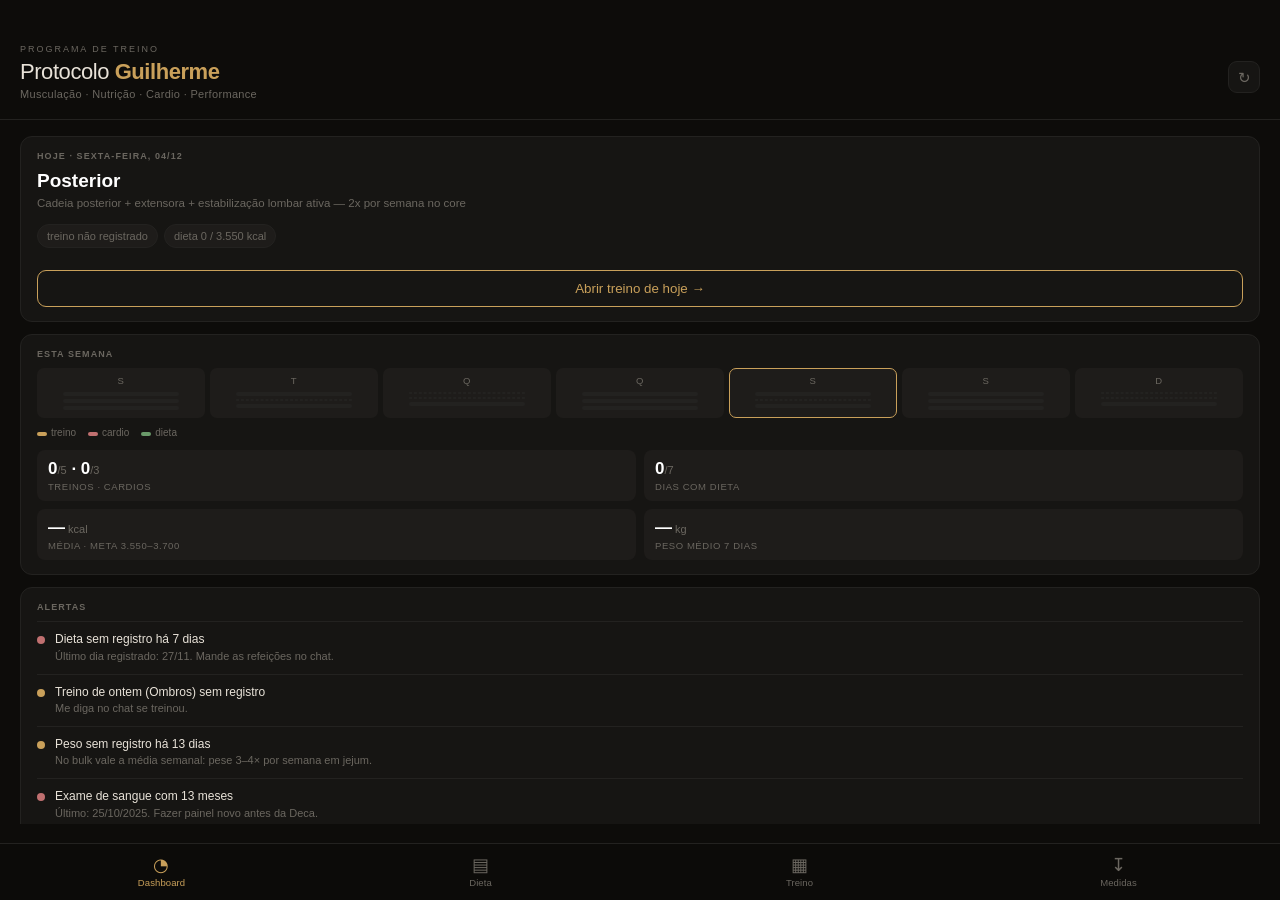
<file: index.html>
<!DOCTYPE html>
<html lang="pt-BR">
<head>
<meta charset="UTF-8">
<meta name="viewport" content="width=device-width, initial-scale=1.0, maximum-scale=1.0, user-scalable=no">
<meta name="apple-mobile-web-app-capable" content="yes">
<meta name="apple-mobile-web-app-status-bar-style" content="black">
<meta name="apple-mobile-web-app-title" content="Protocolo G">
<meta name="theme-color" content="#0d0c0a">
<link rel="apple-touch-icon" href="icon.png">
<title>Protocolo Guilherme</title>
<link rel="stylesheet" href="app/app.css?v=20261127d">
</head>
<body>
<script src="config.js?v=20261127d"></script>
<script src="app/app.js?v=20261127e"></script>
</body>
</html>
</file>
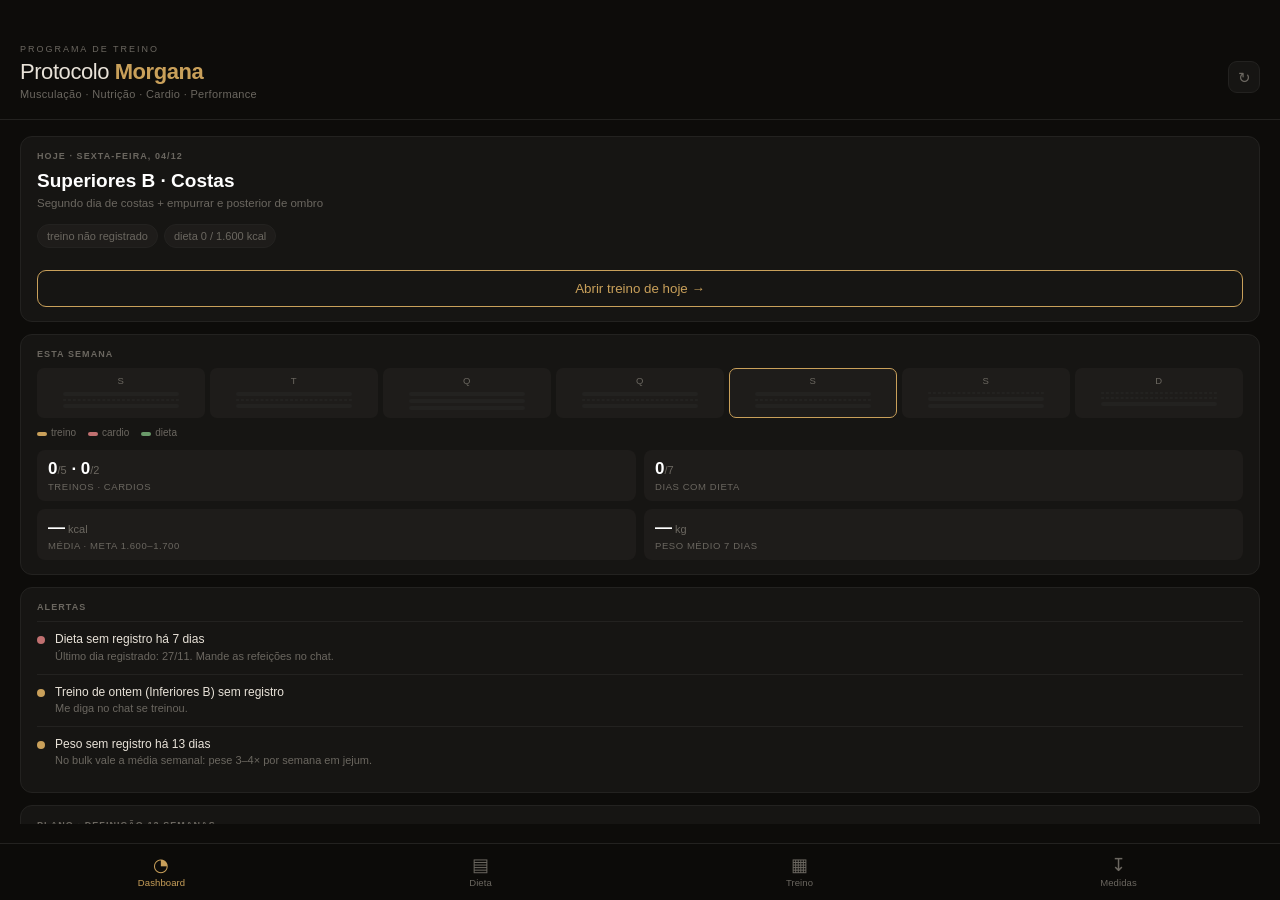
<file: morgana/index.html>
<!DOCTYPE html>
<html lang="pt-BR">
<head>
<meta charset="UTF-8">
<meta name="viewport" content="width=device-width, initial-scale=1.0, maximum-scale=1.0, user-scalable=no">
<meta name="apple-mobile-web-app-capable" content="yes">
<meta name="apple-mobile-web-app-status-bar-style" content="black">
<meta name="apple-mobile-web-app-title" content="Protocolo M">
<meta name="theme-color" content="#0d0c0a">
<link rel="apple-touch-icon" href="../icon.png">
<title>Protocolo Morgana</title>
<link rel="stylesheet" href="../app/app.css?v=20261127d">
</head>
<body>
<script src="config.js?v=20261127d-mg3"></script>
<script src="../app/app.js?v=20261127d"></script>
</body>
</html>
</file>
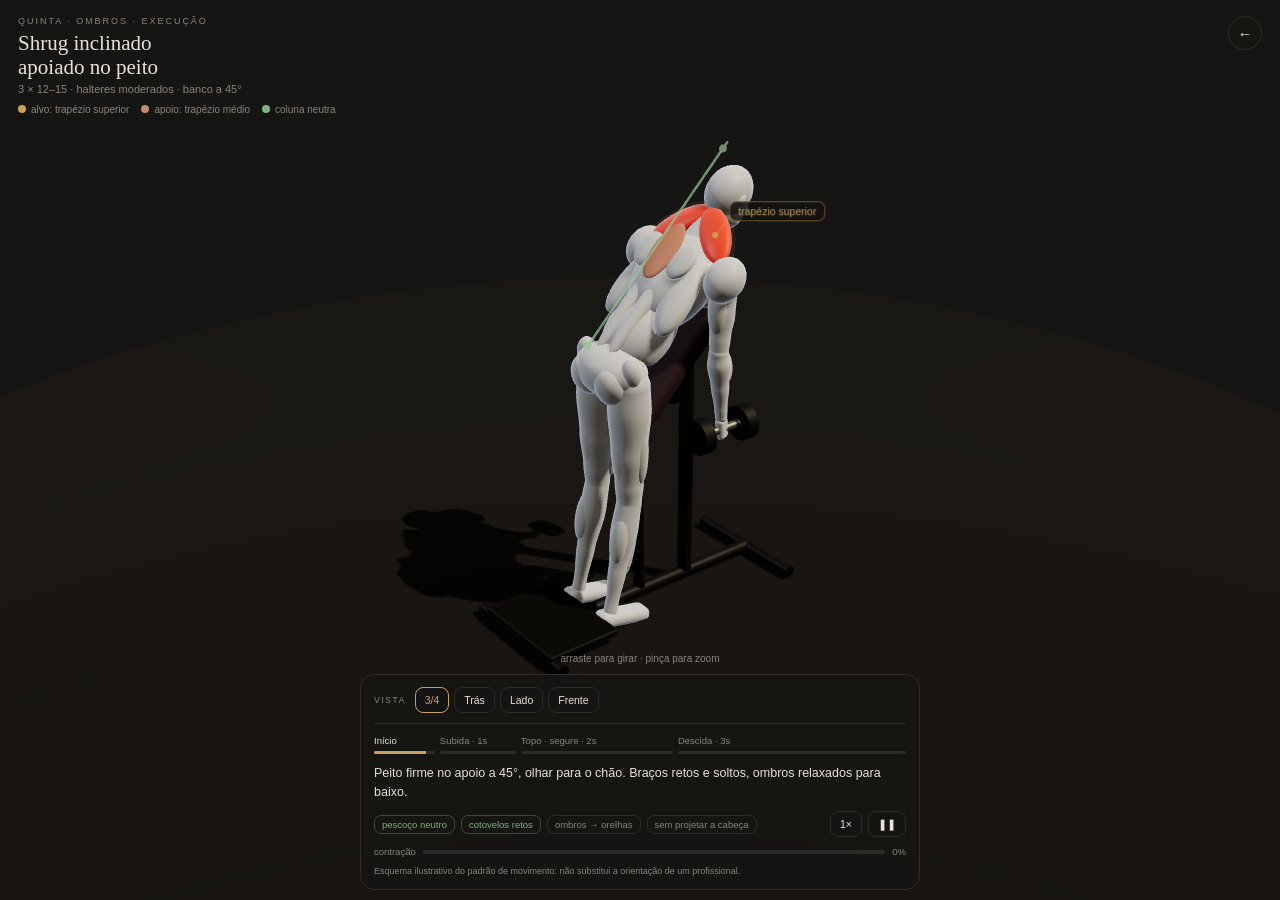
<file: demo3d.html>
<!DOCTYPE html>
<html lang="pt-BR">
<head>
<meta charset="utf-8">
<meta name="viewport" content="width=device-width,initial-scale=1,viewport-fit=cover,user-scalable=no">
<meta name="apple-mobile-web-app-capable" content="yes">
<meta name="theme-color" content="#141311">
<title>Execução 3D</title>
<style>
:root{--bg:#141311;--s1:rgba(22,21,19,.86);--br:#2e2c29;--tx:#e8e2d8;--mt:#8a847a;--ac:#c9a05a;--gn:#7fb27f;--rd:#c98080}
*{box-sizing:border-box;-webkit-tap-highlight-color:transparent}
html,body{margin:0;height:100%;background:var(--bg);color:var(--tx);font-family:-apple-system,BlinkMacSystemFont,'Segoe UI',sans-serif;overflow:hidden;overscroll-behavior:none}
#c{position:fixed;inset:0;width:100%;height:100%;display:block;touch-action:none}
.top{position:fixed;left:18px;right:18px;top:max(16px,env(safe-area-inset-top));pointer-events:none;display:flex;justify-content:space-between;gap:10px}
.eyebrow{font-size:9px;letter-spacing:.22em;text-transform:uppercase;color:var(--mt);margin:0 0 5px}
h1{font-family:Georgia,'Iowan Old Style',serif;font-weight:500;font-size:21px;line-height:1.15;margin:0}
.sub{font-size:11px;color:var(--mt);margin-top:4px}
.legend{font-size:10px;color:var(--mt);margin-top:9px;display:flex;gap:12px;flex-wrap:wrap}
.alt{display:none;gap:6px;margin-top:9px;pointer-events:auto}
.alt a{font-size:10.5px;color:var(--tx);text-decoration:none;border:1px solid var(--br);background:var(--s1);padding:4px 9px;border-radius:7px}
.alt a.on{border-color:var(--ac);color:var(--ac)}
.legend i{display:inline-block;width:8px;height:8px;border-radius:50%;margin-right:5px;vertical-align:0}
#back{pointer-events:auto;display:none;align-items:center;justify-content:center;width:34px;height:34px;border-radius:50%;border:1px solid var(--br);background:var(--s1);color:var(--tx);font-size:15px;flex:none}
.views{display:flex;gap:5px;align-items:center;margin:0 0 11px;padding-bottom:10px;border-bottom:1px solid var(--br)}
.vl{font-size:9px;letter-spacing:.14em;text-transform:uppercase;color:var(--mt);margin-right:4px}
.views button,.ctl button{font-family:inherit;background:var(--s1);border:1px solid var(--br);color:var(--tx);font-size:10.5px;padding:6px 9px;border-radius:8px;cursor:pointer;backdrop-filter:blur(6px);-webkit-backdrop-filter:blur(6px)}
.views button.on,.ctl button.on{border-color:var(--ac);color:var(--ac)}
#tag{position:fixed;left:0;top:0;pointer-events:none;transition:opacity .2s;will-change:transform}
#tag span{position:absolute;left:14px;top:-34px;white-space:nowrap;font-size:10.5px;color:var(--ac);background:rgba(20,19,17,.82);border:1px solid rgba(201,160,90,.45);padding:3px 8px;border-radius:7px}
#tag:before{content:"";position:absolute;left:0;top:-20px;width:14px;height:20px;border-left:1px solid rgba(201,160,90,.6);border-top:1px solid rgba(201,160,90,.6);transform:skewX(-35deg);transform-origin:bottom left}
#tag:after{content:"";position:absolute;left:-3px;top:-3px;width:6px;height:6px;border-radius:50%;background:var(--ac)}
.panel{position:fixed;left:10px;right:10px;bottom:max(10px,env(safe-area-inset-bottom));background:var(--s1);border:1px solid var(--br);border-radius:14px;padding:12px 13px 11px;backdrop-filter:blur(10px);-webkit-backdrop-filter:blur(10px);max-width:560px;margin:0 auto}
#phases{display:flex;gap:5px}
.ph{flex:1 1 0;min-width:0;background:none;border:none;padding:0;text-align:left;color:var(--mt);font-family:inherit;cursor:pointer}
.ph-n{display:block;font-size:9.5px;white-space:nowrap;overflow:hidden;text-overflow:ellipsis;margin-bottom:5px}
.ph.on .ph-n{color:var(--tx)}
.ph-bar{display:block;height:3px;background:#2e2c29;border-radius:2px;overflow:hidden}
.ph-bar i{display:block;height:100%;width:0;background:var(--ac)}
#cap{font-size:12.5px;line-height:1.5;margin:10px 0 9px;min-height:38px}
.row{display:flex;align-items:center;gap:8px}
.cues{display:flex;gap:6px;flex-wrap:wrap;flex:1}
.cue{font-size:9.5px;padding:3px 7px;border-radius:7px;border:1px solid var(--br);color:var(--mt);transition:all .25s}
.cue.ok{color:var(--gn);border-color:rgba(127,178,127,.35)}
.cue.hot{color:var(--ac);border-color:rgba(201,160,90,.6);background:rgba(201,160,90,.08)}
.cue.warn.hot{color:var(--rd);border-color:rgba(201,128,128,.6);background:rgba(201,128,128,.08)}
.meter{display:flex;align-items:center;gap:7px;font-size:9.5px;color:var(--mt);margin-top:9px}
.meter .mb{flex:1;height:4px;background:#2e2c29;border-radius:2px;overflow:hidden}
.meter .mb b{display:block;height:100%;width:0;background:linear-gradient(90deg,#8a6c3a,var(--ac))}
.ctl{display:flex;gap:6px}
#play{min-width:38px}
.ft{font-size:9px;color:var(--mt);margin-top:8px;line-height:1.4}
.hint{position:fixed;left:0;right:0;text-align:center;font-size:10px;color:var(--mt);bottom:250px;pointer-events:none;transition:opacity .4s}
</style>
</head>
<body>
<canvas id="c"></canvas>
<div class="top">
  <div>
    <p class="eyebrow" id="eyebrow"></p>
    <h1 id="title"></h1>
    <div class="sub" id="sub"></div>
    <div class="legend" id="legend"></div>
    <div class="alt" id="alt"></div>
  </div>
  <button id="back" aria-label="Voltar">←</button>
</div>
<div id="tag"><span>trapézio superior</span></div>
<div class="hint">arraste para girar · pinça para zoom</div>
<div class="panel">
  <div class="views"><span class="vl">vista</span><button data-v="tq" class="on">3/4</button><button data-v="pos">Trás</button><button data-v="lat">Lado</button><button data-v="fr">Frente</button></div>
  <div id="phases"></div>
  <div id="cap"></div>
  <div class="row">
    <div class="cues" id="cues"></div>
    <div class="ctl"><button id="slow">1×</button><button id="play">❚❚</button></div>
  </div>
  <div class="meter">contração<span class="mb"><b id="meter"></b></span><span id="pct">0%</span></div>
  <div class="ft">Esquema ilustrativo do padrão de movimento: não substitui a orientação de um profissional.</div>
</div>
<script type="module" src="./demo3d.js?v=1794909611"></script>
</body>
</html>
</file>
<file: app/app.css>
*,*::before,*::after{box-sizing:border-box;margin:0;padding:0;-webkit-tap-highlight-color:transparent}
:root{
  --bg:#0d0c0a;--s1:#161513;--s2:#1e1c1a;--br:#232220;--br2:#2a2927;
  --tx:#e8e2d8;--mt:#6b6760;--ac:#c9a05a;--ac2:#a07840;
  --bl:#5a8a7a;--rd:#c07070;--pu:#a07aa0;--gn:#6a9a6a;
  --pro:#6a93b0;--carb:#c9a05a;--fat:#c07878;
}
html,body{height:100%;background:var(--bg);color:var(--tx);font-family:-apple-system,BlinkMacSystemFont,'Segoe UI',sans-serif;font-size:16px}
body{display:flex;flex-direction:column;min-height:100vh;padding-bottom:76px}

.hdr{padding:max(44px,env(safe-area-inset-top)) 20px 14px;border-bottom:1px solid var(--br);flex-shrink:0;position:sticky;top:0;background:var(--bg);z-index:20}
.hdr-eyebrow{font-size:9px;letter-spacing:.22em;text-transform:uppercase;color:var(--mt);margin-bottom:6px}
.hdr-title{font-size:22px;font-weight:300;color:var(--tx);line-height:1.1;letter-spacing:-.02em}
.hdr-title strong{font-weight:600;color:var(--ac)}
.hdr-sub{font-size:11px;color:var(--mt);margin-top:4px;letter-spacing:.03em}

nav.bn{position:fixed;bottom:0;left:0;right:0;z-index:30;background:rgba(13,12,10,.96);backdrop-filter:blur(14px);border-top:1px solid var(--br);display:flex;padding:6px 2px calc(env(safe-area-inset-bottom) + 6px)}
nav.bn button{flex:1;background:none;border:none;color:var(--mt);font-size:9.5px;font-weight:500;padding:6px 1px;display:flex;flex-direction:column;align-items:center;gap:3px;letter-spacing:.01em;cursor:pointer}
nav.bn button .ic{font-size:18px;line-height:1}
nav.bn button.on{color:var(--ac)}

.scrollwrap{flex:1;overflow-y:auto;-webkit-overflow-scrolling:touch}
section{display:none}
section.on{display:block;animation:fade .25s ease}
@keyframes fade{from{opacity:0;transform:translateY(6px)}to{opacity:1;transform:none}}
.pad{padding:16px 20px 30px}

.card{background:var(--s1);border-radius:12px;padding:14px 16px;margin-bottom:12px;border:1px solid var(--br)}
.card h2{font-size:15px;font-weight:500;color:var(--tx);margin-bottom:3px}
.card .note{font-size:11px;color:var(--mt);margin-bottom:10px;line-height:1.5}
.lbl{font-size:9px;font-weight:600;letter-spacing:.12em;text-transform:uppercase;color:var(--mt);margin-bottom:9px}

.bdg{display:inline-block;font-size:9px;font-weight:600;letter-spacing:.1em;text-transform:uppercase;padding:2px 9px;border-radius:20px;margin-bottom:6px}
.ptl{font-size:19px;font-weight:300;color:var(--tx);letter-spacing:-.01em;margin-bottom:3px}
.pfoc{font-size:11px;color:var(--mt);margin-bottom:14px;line-height:1.4}

.tl{display:flex;border-radius:8px;overflow:hidden;border:1px solid var(--br);margin-bottom:14px}
.ts{flex:1;padding:6px 2px;text-align:center;font-size:8px;color:var(--mt);line-height:1.35;border-right:1px solid var(--br)}
.ts:last-child{border-right:none}
.ts.hi{background:var(--s1);color:var(--tx)}
.tm{font-size:7px;color:var(--mt)}

.ec{background:var(--s1);border-radius:10px;padding:12px 14px;margin-bottom:8px;border:1px solid var(--br);position:relative;overflow:hidden;transition:opacity .2s}
.ec.done{opacity:.5}
.ea{position:absolute;left:0;top:0;bottom:0;width:3px}
.ec-top{display:flex;align-items:flex-start;justify-content:space-between;gap:8px}
.ec-body{flex:1;min-width:0}
.en{font-size:9px;color:var(--mt);text-transform:uppercase;letter-spacing:.06em;margin-bottom:3px}
.enm{font-size:14px;font-weight:500;color:var(--tx);line-height:1.3;margin-bottom:6px}
.etgs{display:flex;gap:4px;flex-wrap:wrap;margin-bottom:8px}
.etg{font-size:9px;font-weight:500;padding:2px 7px;border-radius:8px}
.ep{background:rgba(201,160,90,.12);color:#c9a05a}
.ec2{background:rgba(192,112,112,.12);color:#c07070}
.ef{background:rgba(160,122,160,.12);color:#a07aa0}
.ests{display:flex;gap:16px;margin-bottom:8px}
.est{display:flex;flex-direction:column}
.esl{font-size:9px;color:var(--mt);text-transform:uppercase;letter-spacing:.06em}
.esv{font-size:17px;font-weight:500;color:var(--tx);line-height:1.2}
.esv.sm{font-size:13px}
.enote{font-size:11px;color:var(--mt);line-height:1.5;padding-top:8px;border-top:1px solid var(--br);margin-bottom:8px}

.chk-btn{width:28px;height:28px;border-radius:50%;border:1.5px solid var(--br2);background:transparent;cursor:pointer;display:flex;align-items:center;justify-content:center;flex-shrink:0;transition:all .2s;margin-top:2px}
.chk-btn.on{background:var(--ac);border-color:var(--ac)}
.chk-btn svg{width:14px;height:14px;stroke:#0d0c0a;stroke-width:2.5;fill:none;opacity:0;transition:opacity .2s}
.chk-btn.on svg{opacity:1}

.reg{display:flex;align-items:center;justify-content:space-between;padding-top:8px;border-top:1px solid var(--br)}
.reg-last{font-size:11px;color:var(--mt)}
.reg-last b{color:var(--tx);font-weight:500}
.reg-right{display:flex;align-items:center;gap:5px}
.reg-inp{width:52px;padding:4px 6px;font-size:13px;font-weight:500;border-radius:6px;border:1px solid var(--br2);background:var(--s2);color:var(--tx);text-align:center}
.reg-inp:focus{outline:none;border-color:var(--ac)}
.reg-unit{font-size:11px;color:var(--mt)}
.reg-btn{font-size:11px;color:var(--ac);background:none;border:none;cursor:pointer;padding:4px 6px;font-weight:500}

.pc{background:var(--s1);border-radius:10px;padding:12px 14px;margin-bottom:8px;border:1px solid var(--br);position:relative;overflow:hidden}
.pa{position:absolute;left:0;top:0;bottom:0;width:3px}
.pn{font-size:9px;color:var(--mt);text-transform:uppercase;letter-spacing:.06em;margin-bottom:2px}
.pt{font-size:14px;font-weight:500;color:var(--tx);margin-bottom:8px;line-height:1.3}
.psts{display:flex;gap:12px;margin-bottom:8px;flex-wrap:wrap}
.pst{display:flex;flex-direction:column}
.psl{font-size:9px;color:var(--mt);text-transform:uppercase;letter-spacing:.05em}
.psv{font-size:12px;font-weight:500;color:var(--tx);line-height:1.3}
.pnote{font-size:11px;color:var(--mt);line-height:1.5;padding-top:8px;border-top:1px solid var(--br)}

.meta{display:grid;grid-template-columns:repeat(2,minmax(0,1fr));gap:8px;margin-bottom:12px}
.mc{background:var(--s2);border-radius:8px;padding:10px 12px}
.ml{font-size:9px;color:var(--mt);text-transform:uppercase;letter-spacing:.06em}
.mv{font-size:14px;font-weight:500;color:var(--tx);line-height:1.3;margin-top:2px}

.ibox{background:var(--s2);border-radius:8px;padding:10px 12px;margin:4px 0 12px;font-size:11px;color:var(--mt);line-height:1.6}
.ibox b{color:var(--tx);font-weight:500}
.ibox.warn{background:rgba(201,160,90,.08);border:1px solid rgba(201,160,90,.25)}
.ibox.warn b{color:var(--ac)}
.slbl{font-size:9px;font-weight:600;text-transform:uppercase;letter-spacing:.12em;color:var(--mt);margin:12px 0 8px}
.pgc{background:var(--s1);border-radius:8px;padding:10px 12px;margin-bottom:6px;border:1px solid var(--br);font-size:11px;color:var(--mt);line-height:1.6}
.pgc b{color:var(--tx);font-weight:500}
.ftr{background:var(--s1);border-radius:10px;border:1px solid var(--br);padding:13px 14px;font-size:10px;color:var(--mt);line-height:1.7;margin-top:6px}
.ftrtl{font-size:9px;font-weight:600;text-transform:uppercase;letter-spacing:.12em;color:var(--mt);margin-bottom:7px}

.day-tabs{display:flex;border-bottom:1px solid var(--br);overflow-x:auto;scrollbar-width:none;margin:0 -20px 0;padding:0 20px}
.day-tabs::-webkit-scrollbar{display:none}
.day-tab{flex:1;min-width:58px;display:flex;flex-direction:column;align-items:center;padding:9px 6px 7px;cursor:pointer;border-bottom:2px solid transparent;transition:all .2s;background:none;border-top:none;border-left:none;border-right:none;color:var(--mt)}
.day-tab.on{color:var(--tx)}
.dtd{font-size:9px;letter-spacing:.08em;text-transform:uppercase}
.dtn{font-size:11px;font-weight:500;margin-top:1px;white-space:nowrap}
.panel{display:none;padding:16px 0 30px}.panel.on{display:block}

/* Dashboard */
.ring-row{display:flex;align-items:center;gap:16px}
.ring{position:relative;width:104px;height:104px;flex:none}
.ring svg{transform:rotate(-90deg)}
.ring .kcal{position:absolute;inset:0;display:flex;flex-direction:column;align-items:center;justify-content:center}
.ring .kcal b{font-size:21px;font-weight:600;color:#fff;font-variant-numeric:tabular-nums;line-height:1}
.ring .kcal span{font-size:9px;color:var(--mt);margin-top:2px}
.ring-meta{flex:1}
.ring-meta .big{font-size:13px;color:var(--tx);font-weight:500}
.ring-meta .small{font-size:11px;color:var(--mt);margin-top:3px;line-height:1.4}
.stat{display:flex;gap:8px;margin-bottom:12px}
.stat .s{flex:1;background:var(--s2);border-radius:10px;padding:11px 8px;text-align:center}
.stat .s .v{font-size:18px;font-weight:600;color:var(--tx);font-variant-numeric:tabular-nums}
.stat .s .t{font-size:9px;color:var(--mt);text-transform:uppercase;letter-spacing:.05em;margin-top:2px}
.stat .s .dv{font-size:10px;margin-top:2px;font-weight:600}
.up{color:var(--gn)}.down{color:var(--rd)}.flat{color:var(--mt)}
.wk{display:flex;gap:4px;align-items:flex-end;height:64px;margin-top:6px}
.wk .b{flex:1;background:var(--s2);border-radius:4px 4px 0 0;position:relative;min-height:3px}
.wk .b i{display:block;width:100%;background:var(--ac);border-radius:4px 4px 0 0;position:absolute;bottom:0}
.wk .lb{display:flex;gap:4px;margin-top:4px}
.wk .lb span{flex:1;text-align:center;font-size:8px;color:var(--mt)}

.lblsub{text-transform:none;letter-spacing:0;color:var(--mt);font-weight:400;font-size:9px;margin-left:4px}
.dgrid{display:grid;grid-template-columns:1fr 1fr;gap:12px}
.dgrid .d{min-width:0}
.dgrid .d.full{grid-column:1/-1}
.dgrid .d .dl{font-size:9px;color:var(--mt);text-transform:uppercase;letter-spacing:.06em}
.dgrid .d .dvv{font-size:18px;font-weight:500;margin-top:2px;font-variant-numeric:tabular-nums}
.dgrid .d .dd{font-size:11px;margin-top:1px}
.wkstrip{display:flex;gap:6px;margin-top:14px}
.wkstrip .day{flex:1;text-align:center}
.wkstrip .day .dn{font-size:9px;color:var(--mt);margin-bottom:5px}
.wkstrip .day .db{height:3px;border-radius:2px;background:var(--br)}
.wkstrip .day .db.on{background:var(--gn)}

/* Diet */
.datebar{display:flex;align-items:center;justify-content:space-between;margin-bottom:14px}
.datebar button{background:var(--s1);border:1px solid var(--br);color:var(--tx);width:36px;height:36px;border-radius:10px;font-size:17px}
.datebar .dt{text-align:center}
.datebar .dt b{font-size:13px;display:block}
.datebar .dt span{font-size:10.5px;color:var(--mt)}
.macros{display:flex;gap:8px;margin-top:12px}
.macro{flex:1;background:var(--s2);border-radius:10px;padding:9px 6px;text-align:center}
.macro .mvv{font-size:15px;font-weight:600;font-variant-numeric:tabular-nums}
.macro .mt2{font-size:9px;color:var(--mt);text-transform:uppercase;letter-spacing:.06em;margin-top:1px}
.macro .bar{height:3px;border-radius:2px;background:#0e0d0b;margin-top:6px;overflow:hidden}
.macro .bar i{display:block;height:100%;border-radius:2px}
.macro.p .mvv{color:var(--pro)}.macro.p .bar i{background:var(--pro)}
.macro.c .mvv{color:var(--carb)}.macro.c .bar i{background:var(--carb)}
.macro.f .mvv{color:var(--fat)}.macro.f .bar i{background:var(--fat)}

.slots{display:flex;gap:6px;overflow-x:auto;scrollbar-width:none;margin-bottom:12px}
.slots::-webkit-scrollbar{display:none}
.slots button{flex:none;background:var(--s2);border:1px solid var(--br);color:var(--mt);font-size:11px;padding:8px 12px;border-radius:10px;white-space:nowrap}
.slots button.on{background:var(--ac);border-color:var(--ac);color:#0d0c0a;font-weight:600}
.chips{display:flex;flex-wrap:wrap;gap:6px;margin-bottom:10px}
.chips button{background:var(--s2);border:1px solid var(--br);color:var(--mt);font-size:11px;padding:6px 10px;border-radius:9px}
.chips button:active{border-color:var(--ac);color:var(--tx)}
.form2{display:flex;gap:8px;margin-bottom:8px}
.form2 input{flex:1;min-width:0;background:var(--s2);border:1px solid var(--br2);color:var(--tx);border-radius:10px;padding:10px 11px;font-size:13.5px}
.form2 input:focus{outline:none;border-color:var(--ac)}
.form3{display:flex;gap:8px}
.form3 input{flex:1;min-width:0;background:var(--s2);border:1px solid var(--br2);color:var(--tx);border-radius:10px;padding:9px;font-size:13px;text-align:center}
.form3 input:focus{outline:none;border-color:var(--ac)}
.addbtn{width:100%;background:var(--ac);color:#0d0c0a;border:none;border-radius:10px;padding:11px;font-size:13.5px;font-weight:600;margin-top:9px}
.mealgrp{margin-top:14px}
.mealgrp .gh{display:flex;justify-content:space-between;align-items:center;padding:8px 2px 6px;border-bottom:1px solid var(--br)}
.mealgrp .gh b{font-size:11.5px;color:var(--ac);letter-spacing:.02em}
.mealgrp .gh span{font-size:11px;color:var(--mt)}
.mitem{display:flex;align-items:center;gap:8px;padding:8px 2px;border-bottom:1px solid var(--br)}
.mitem:last-child{border-bottom:none}
.mitem .nm{flex:1;font-size:12.5px;min-width:0;overflow:hidden;text-overflow:ellipsis;white-space:nowrap}
.mitem .mv2{font-size:10.5px;color:var(--mt)}
.mitem .kv{font-size:11.5px;color:var(--tx);font-variant-numeric:tabular-nums;white-space:nowrap}
.mitem .del{background:none;border:none;color:var(--mt);font-size:15px;padding:0 2px}
.empty2{text-align:center;color:var(--mt);font-size:11.5px;padding:14px 6px}

/* Medidas */
.meas-add{display:flex;gap:8px;margin:6px 0 4px}
.meas-add .fld{flex:1;min-width:0}
.meas-add label{font-size:9.5px;color:var(--mt);text-transform:uppercase;letter-spacing:.06em;display:block;margin-bottom:4px}
.meas-add input{width:100%;background:var(--s2);border:1px solid var(--br2);color:var(--tx);border-radius:10px;padding:9px;font-size:13.5px;text-align:center}
canvas{width:100%;height:120px;margin-top:4px}
.hist .h{display:flex;justify-content:space-between;font-size:12px;padding:7px 0;border-bottom:1px solid var(--br)}
.hist .h span{color:var(--mt)}.hist .h b{font-variant-numeric:tabular-nums}

/* Plano */
.stage{border-left:2px solid var(--ac);padding:2px 0 2px 14px;margin-bottom:14px;position:relative}
.stage::before{content:"";position:absolute;left:-6px;top:4px;width:9px;height:9px;border-radius:50%;background:var(--ac)}
.stage .st{font-size:10px;letter-spacing:.1em;text-transform:uppercase;color:var(--ac);font-weight:700}
.stage h3{font-size:13.5px;color:var(--tx);margin:2px 0 4px;font-weight:500}
.stage p{font-size:11.5px;color:var(--mt);line-height:1.5}
.stage .goal{font-size:11px;color:var(--tx);margin-top:5px;font-weight:500}
.trig{display:flex;gap:8px;padding:9px 0;border-bottom:1px solid var(--br)}
.trig:last-child{border-bottom:none}
.trig .sig{flex:1;font-size:11.5px;color:var(--tx)}
.trig .act{flex:none;width:42%;font-size:10.5px;color:var(--ac)}

.chk{display:flex;align-items:center;gap:11px;padding:10px 0;border-bottom:1px solid var(--br);cursor:pointer}
.chk:last-child{border-bottom:none}
.box2{width:21px;height:21px;border-radius:6px;border:1.5px solid var(--br2);flex:none;display:flex;align-items:center;justify-content:center;font-size:12px;color:#0d0c0a}
.chk.done .box2{background:var(--ac);border-color:var(--ac)}
.chk .cn{flex:1;font-size:12.5px;color:var(--tx)}
.chk .cn small{display:block;color:var(--mt);font-size:10.5px;margin-top:1px}
.chk.done .cn{color:var(--mt)}
.reset2{background:none;border:1px solid var(--br);color:var(--mt);font-size:10.5px;padding:7px 10px;border-radius:9px;width:100%;margin-top:4px}
.demo-btn{background:none;border:1px solid var(--br2);color:var(--ac);font-size:11px;padding:6px 11px;border-radius:8px;margin:0 0 8px;cursor:pointer;font-family:inherit}
#d3ov{position:fixed;inset:0;z-index:200;background:#141311;display:none}
#d3ov iframe{width:100%;height:100%;border:0;display:block}
#d3ov button{position:absolute;right:16px;top:max(16px,env(safe-area-inset-top));width:34px;height:34px;border-radius:50%;border:1px solid #2e2c29;background:rgba(22,21,19,.86);color:#e8e2d8;font-size:14px;z-index:2}

/* ---- Dashboard v2 ---- */
.today-h{display:flex;justify-content:space-between;align-items:baseline;gap:10px}
.today-t{font-size:19px;font-weight:600;color:#fff}
.today-s{font-size:11.5px;color:var(--mt);margin-top:3px;line-height:1.5}
.chips{display:flex;gap:6px;flex-wrap:wrap;margin-top:12px}
.chip{font-size:11px;padding:5px 9px;border-radius:20px;border:1px solid var(--br);color:var(--mt);background:var(--s2)}
.chip.ok{border-color:rgba(106,154,106,.45);color:#9cc49c;background:rgba(106,154,106,.10)}
.chip.no{border-color:rgba(192,112,112,.40);color:#d99a9a;background:rgba(192,112,112,.08)}
.gobtn{margin-top:12px;width:100%;padding:10px;border-radius:9px;border:1px solid var(--ac);background:transparent;color:var(--ac);font:600 12.5px inherit;font-family:inherit;cursor:pointer}
.wk7{display:grid;grid-template-columns:repeat(7,1fr);gap:5px;margin-top:4px}
.wk7 .c{text-align:center;padding:6px 0 7px;border-radius:7px;background:var(--s2);border:1px solid transparent}
.wk7 .c.now{border-color:var(--ac)}
.wk7 .dn{font-size:9.5px;color:var(--mt);margin-bottom:6px;letter-spacing:.05em}
.wk7 .mk{display:flex;flex-direction:column;align-items:center;gap:3px}
.wk7 .mk i{display:block;width:70%;height:4px;border-radius:2px;background:var(--br)}
.wk7 .mk i.t.on{background:var(--ac)} .wk7 .mk i.k.on{background:var(--rd)} .wk7 .mk i.d.on{background:var(--gn)}
.wk7 .mk i.off{background:transparent;border:1px dashed var(--br);height:2px}
.legend{display:flex;gap:12px;font-size:10px;color:var(--mt);margin:9px 0 2px}
.legend b{display:inline-block;width:10px;height:4px;border-radius:2px;margin-right:4px;vertical-align:middle}
.kpis{display:grid;grid-template-columns:1fr 1fr;gap:8px;margin-top:12px}
.kpi{background:var(--s2);border-radius:8px;padding:9px 11px}
.kpi .v{font-size:17px;font-weight:600;color:#fff}.kpi .v small{font-size:11px;color:var(--mt);font-weight:400}
.kpi .t{font-size:9.5px;color:var(--mt);letter-spacing:.06em;text-transform:uppercase;margin-top:2px}
details.plan>summary{list-style:none;cursor:pointer}
details.plan>summary::-webkit-details-marker{display:none}
.pbar{height:5px;border-radius:3px;background:var(--s2);overflow:hidden;margin:9px 0 6px}
.pbar i{display:block;height:100%;background:var(--ac)}
.psum{display:flex;justify-content:space-between;align-items:baseline}
.psum b{font-size:14px;color:#fff;font-weight:600}
.psum .tog{font-size:11px;color:var(--ac)}
details.plan[open] .psum .tog .a{display:none} details.plan:not([open]) .psum .tog .b{display:none}
.mrk{display:flex;gap:10px;padding:8px 0;border-top:1px solid var(--br);font-size:11.5px}
.mrk .md{flex:none;width:62px;color:var(--mt)} .mrk .mt3{color:var(--tx)} .mrk .mo{color:var(--mt);font-size:11px;margin-top:2px}
.mrk.done .md,.mrk.done .mt3{text-decoration:line-through;opacity:.6}
.mrk.late .md{color:var(--rd)}
.alrt{display:flex;gap:10px;padding:9px 0;border-top:1px solid var(--br);font-size:12px;line-height:1.45}
.alrt:first-of-type{border-top:0}
.alrt .ic2{flex:none;width:8px;height:8px;border-radius:50%;margin-top:5px;background:var(--ac)}
.alrt.r .ic2{background:var(--rd)} .alrt.g .ic2{background:var(--gn)}
.alrt small{display:block;color:var(--mt);font-size:11px}
/* ---- Treino: cabeçalho fixo ---- */
.trsticky{position:sticky;top:0;z-index:15;background:var(--bg);margin:0 -20px;padding:12px 20px 0}
#s-train .day-tabs{position:sticky;top:var(--trh,52px);z-index:14;background:var(--bg)}
#s-train .tl{position:sticky;top:calc(var(--trh,52px) + var(--dth,46px));z-index:12;background:var(--s1);box-shadow:0 -10px 0 var(--bg),0 14px 0 var(--bg)}
#s-train .tl .ts{cursor:pointer}
#s-train .ec{scroll-margin-top:calc(var(--trh,52px) + var(--dth,46px) + 64px)}
#dPlanBody .row{display:flex;gap:10px;padding:7px 0;border-top:1px solid var(--br);font-size:11.5px;line-height:1.5}
#dPlanBody .row .d{flex:none;width:78px;color:var(--mt)}#dPlanBody .row .m{color:var(--tx)}
/* ---- Envio pelo app ---- */
.sendbar{display:flex;gap:8px;align-items:center;margin:0 0 14px}
.sendbar .gobtn{margin:0;flex:1}
.sendbar .gobtn.run{background:var(--ac);color:#1a1408}
.sendbar .tmr{font-size:12px;color:var(--mt);min-width:52px;text-align:right}
.sendst{font-size:11px;color:var(--mt);margin:-6px 0 12px}
.cfin{display:grid;grid-template-columns:1fr 1fr;gap:8px;margin:10px 0}
.cfin input,.dit textarea{width:100%;background:var(--s2);border:1px solid var(--br);border-radius:8px;color:var(--tx);padding:9px 10px;font:13px inherit;font-family:inherit}
.dit textarea{min-height:74px;resize:vertical}
.qrow{display:flex;justify-content:space-between;gap:10px;padding:7px 0;border-top:1px solid var(--br);font-size:11.5px}
.qrow span:first-child{color:var(--tx)} .qrow span:last-child{color:var(--mt);flex:none}
.hrr-res{font-size:13px;font-weight:600;margin:2px 0 4px;min-height:18px}
.hrr-res.r{color:#d99a9a}.hrr-res.a{color:var(--ac)}.hrr-res.g{color:#9cc49c}
.hrr-row{display:flex;justify-content:space-between;font-size:11.5px;padding:6px 8px;border-left:3px solid var(--br);background:var(--s2);margin-top:3px;border-radius:0 6px 6px 0}
.hrr-row.r{border-color:var(--rd)}.hrr-row.a{border-color:var(--ac)}.hrr-row.g{border-color:var(--gn)}
.hrr-row span:last-child{color:var(--mt)}
</file>
